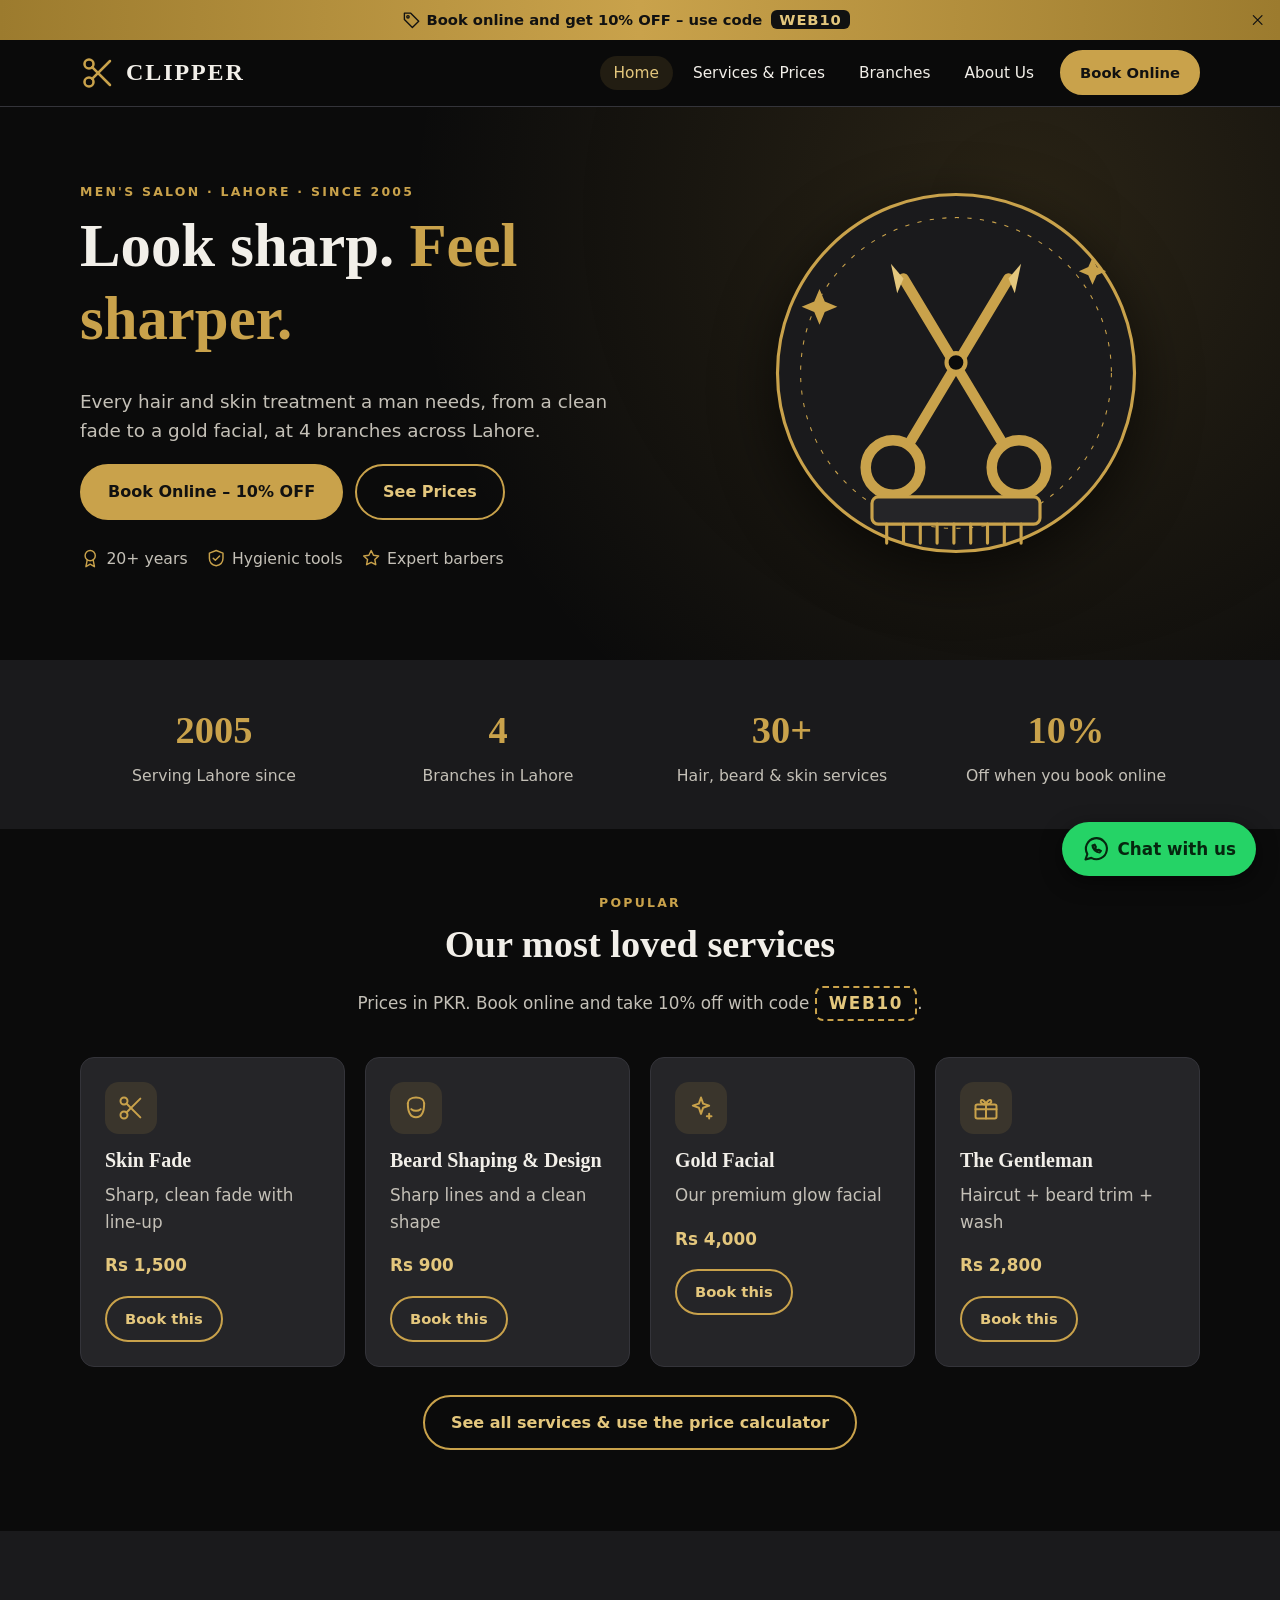
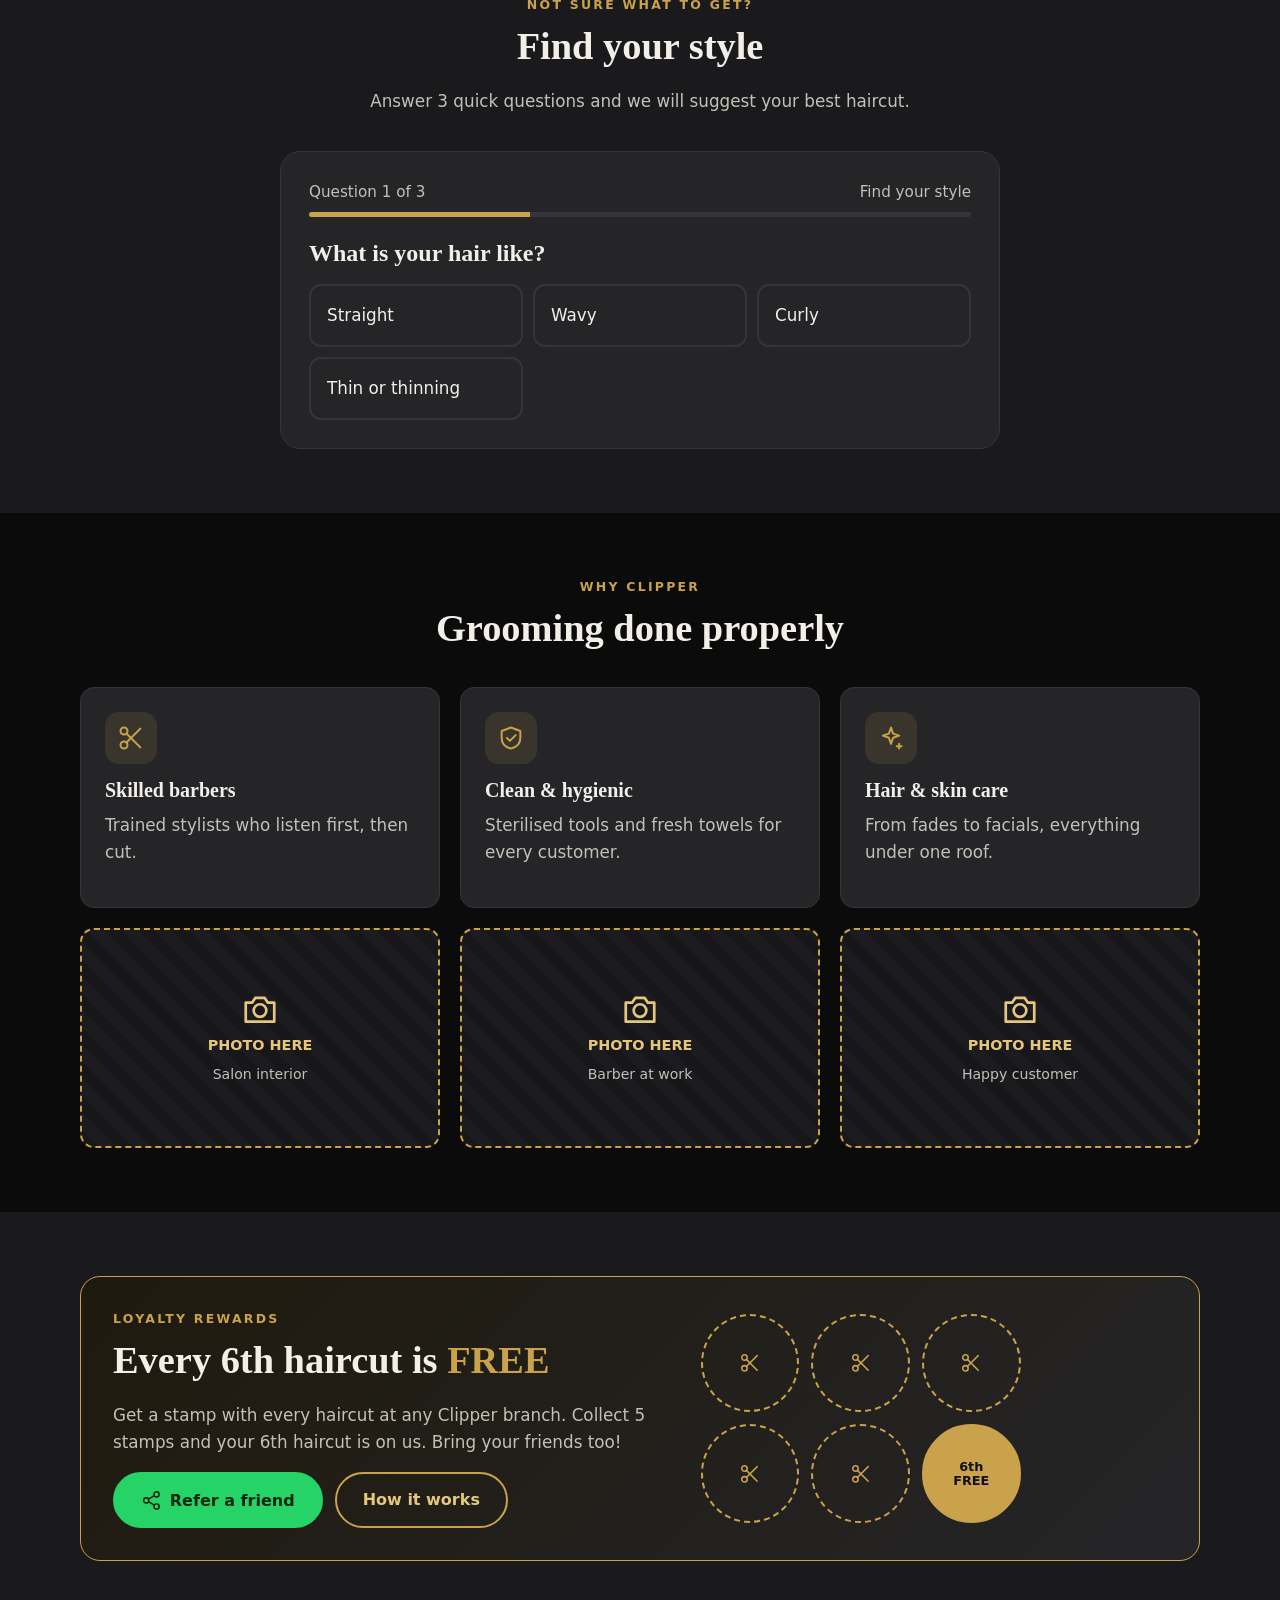
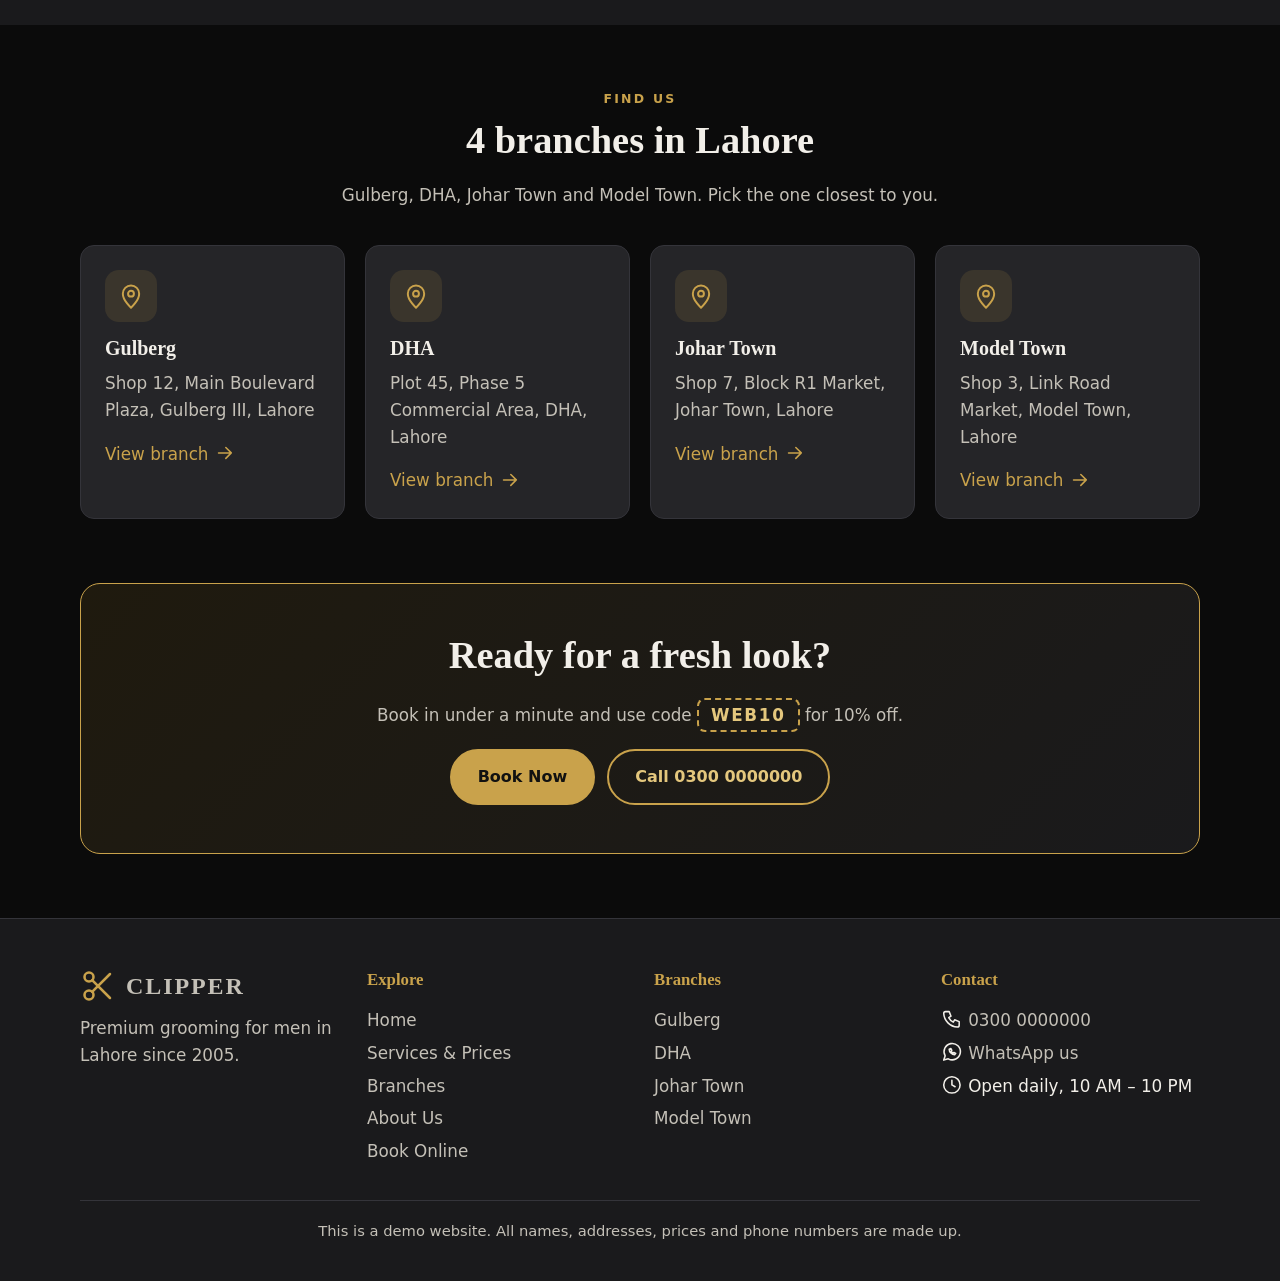
<file: index.html>
<!DOCTYPE html>
<html lang="en">
<head>
  <meta charset="UTF-8">
  <meta name="viewport" content="width=device-width, initial-scale=1">
  <title>Clipper – Men's Salon in Lahore</title>
  <meta name="description" content="Clipper men's salon, Lahore. Haircuts, beard and skin care since 2005. 4 branches. Book online and get 10% off.">
  <link rel="stylesheet" href="css/style.css">
</head>
<body data-page="home">
  <div id="site-header"></div>

  <main>
    <!-- HERO -->
    <section class="hero">
      <div class="container hero-grid">
        <div class="reveal">
          <span class="eyebrow">Men's Salon · Lahore · Since 2005</span>
          <h1>Look sharp. <span class="gold">Feel sharper.</span></h1>
          <p class="lead">Every hair and skin treatment a man needs, from a clean fade to a gold facial, at 4 branches across Lahore.</p>
          <div class="btn-row">
            <a class="btn" href="book.html">Book Online – 10% OFF</a>
            <a class="btn ghost" href="services.html">See Prices</a>
          </div>
          <div class="trust">
            <span data-icon="award"> 20+ years</span>
            <span data-icon="shield"> Hygienic tools</span>
            <span data-icon="star"> Expert barbers</span>
          </div>
        </div>
        <div class="hero-art reveal d2">
          <!-- PHOTO SPOT (optional): replace this drawing with a real photo, e.g. <img src="images/hero.jpg" alt="Barber at work"> -->
          <svg viewBox="0 0 400 400" role="img" aria-label="Gold scissors and comb illustration">
            <circle cx="200" cy="200" r="170" fill="#1a1a1c" stroke="#c9a24b" stroke-width="3"/>
            <circle cx="200" cy="200" r="148" fill="none" stroke="#c9a24b" stroke-width="1" stroke-dasharray="4 8"/>
            <g stroke="#c9a24b" stroke-width="10" stroke-linecap="round" fill="none">
              <circle cx="140" cy="290" r="26"/>
              <circle cx="260" cy="290" r="26"/>
              <path d="M155 268 L250 110 M245 268 L150 110"/>
            </g>
            <g fill="#e4c77d"><path d="M250 110 L262 96 L256 124z"/><path d="M150 110 L138 96 L144 124z"/></g>
            <circle cx="200" cy="190" r="9" fill="#0b0b0b" stroke="#c9a24b" stroke-width="4"/>
            <rect x="120" y="318" width="160" height="26" rx="6" fill="#252528" stroke="#c9a24b" stroke-width="3"/>
            <g stroke="#c9a24b" stroke-width="3" stroke-linecap="round"><path d="M134 344v18M150 344v18M166 344v18M182 344v18M198 344v18M214 344v18M230 344v18M246 344v18M262 344v18"/></g>
            <g fill="#c9a24b"><path d="M70 120l5 12 12 5-12 5-5 12-5-12-12-5 12-5z"/><path d="M330 90l4 9 9 4-9 4-4 9-4-9-9-4 9-4z"/></g>
          </svg>
        </div>
      </div>
    </section>

    <!-- STATS -->
    <section class="section alt" style="padding:40px 0">
      <div class="container stats">
        <div class="stat reveal"><b>2005</b><span>Serving Lahore since</span></div>
        <div class="stat reveal d1"><b data-count="4">0</b><span>Branches in Lahore</span></div>
        <div class="stat reveal d2"><b data-count="30" data-suffix="+">0</b><span>Hair, beard &amp; skin services</span></div>
        <div class="stat reveal d3"><b data-count="10" data-suffix="%">0</b><span>Off when you book online</span></div>
      </div>
    </section>

    <!-- POPULAR SERVICES -->
    <section class="section">
      <div class="container">
        <div class="section-head reveal"><span class="eyebrow">Popular</span><h2>Our most loved services</h2>
          <p>Prices in PKR. Book online and take 10% off with code <span class="code-chip">WEB10</span>.</p></div>
        <div class="grid cols-4" id="popular"></div>
        <p style="text-align:center;margin-top:28px" class="reveal"><a class="btn ghost" href="services.html">See all services &amp; use the price calculator</a></p>
      </div>
    </section>

    <!-- QUIZ -->
    <section class="section alt">
      <div class="container">
        <div class="section-head reveal"><span class="eyebrow">Not sure what to get?</span><h2>Find your style</h2>
          <p>Answer 3 quick questions and we will suggest your best haircut.</p></div>
        <div class="quiz reveal" id="quiz" aria-live="polite"></div>
      </div>
    </section>

    <!-- WHY US + PHOTO SPOTS -->
    <section class="section">
      <div class="container">
        <div class="section-head reveal"><span class="eyebrow">Why Clipper</span><h2>Grooming done properly</h2></div>
        <div class="grid cols-3">
          <div class="card reveal"><div class="big-icon" data-icon="scissors"></div><h3>Skilled barbers</h3><p class="muted">Trained stylists who listen first, then cut.</p></div>
          <div class="card reveal d1"><div class="big-icon" data-icon="shield"></div><h3>Clean &amp; hygienic</h3><p class="muted">Sterilised tools and fresh towels for every customer.</p></div>
          <div class="card reveal d2"><div class="big-icon" data-icon="sparkle"></div><h3>Hair &amp; skin care</h3><p class="muted">From fades to facials, everything under one roof.</p></div>
        </div>
        <div class="grid cols-3" style="margin-top:20px">
          <!-- PHOTO SPOT: replace each box below with <img src="images/your-photo.jpg" alt="description"> -->
          <div class="photo-slot reveal" data-icon="camera"><strong>PHOTO HERE</strong><small>Salon interior</small></div>
          <div class="photo-slot reveal d1" data-icon="camera"><strong>PHOTO HERE</strong><small>Barber at work</small></div>
          <div class="photo-slot reveal d2" data-icon="camera"><strong>PHOTO HERE</strong><small>Happy customer</small></div>
        </div>
      </div>
    </section>

    <!-- LOYALTY -->
    <section class="section alt">
      <div class="container">
        <div class="loyalty reveal">
          <div>
            <span class="eyebrow">Loyalty rewards</span>
            <h2>Every 6th haircut is <span class="gold">FREE</span></h2>
            <p class="muted">Get a stamp with every haircut at any Clipper branch. Collect 5 stamps and your 6th haircut is on us. Bring your friends too!</p>
            <div class="btn-row">
              <button type="button" class="btn green" data-refer data-icon="share"> Refer a friend</button>
              <a class="btn ghost" href="about.html#loyalty">How it works</a>
            </div>
          </div>
          <div class="stamps" aria-label="Loyalty card: 5 stamps then a free haircut">
            <div class="stamp" data-icon="scissors"></div><div class="stamp" data-icon="scissors"></div><div class="stamp" data-icon="scissors"></div>
            <div class="stamp" data-icon="scissors"></div><div class="stamp" data-icon="scissors"></div><div class="stamp free">6th<br>FREE</div>
          </div>
        </div>
      </div>
    </section>

    <!-- BRANCHES -->
    <section class="section">
      <div class="container">
        <div class="section-head reveal"><span class="eyebrow">Find us</span><h2>4 branches in Lahore</h2><p>Gulberg, DHA, Johar Town and Model Town. Pick the one closest to you.</p></div>
        <div class="grid cols-4" id="branchTeaser"></div>
      </div>
    </section>

    <!-- FINAL CALL TO ACTION -->
    <section class="section" style="padding-top:0">
      <div class="container">
        <div class="cta reveal">
          <h2>Ready for a fresh look?</h2>
          <p class="muted">Book in under a minute and use code <span class="code-chip">WEB10</span> for 10% off.</p>
          <div class="btn-row"><a class="btn" href="book.html">Book Now</a><a class="btn ghost" href="tel:+923000000000">Call 0300 0000000</a></div>
        </div>
      </div>
    </section>
  </main>

  <div id="site-footer"></div>
  <script src="js/data.js"></script>
  <script src="js/services.js"></script>
  <script src="js/quiz.js"></script>
  <script src="js/branches.js"></script>
  <script src="js/main.js"></script>
</body>
</html>
</file>
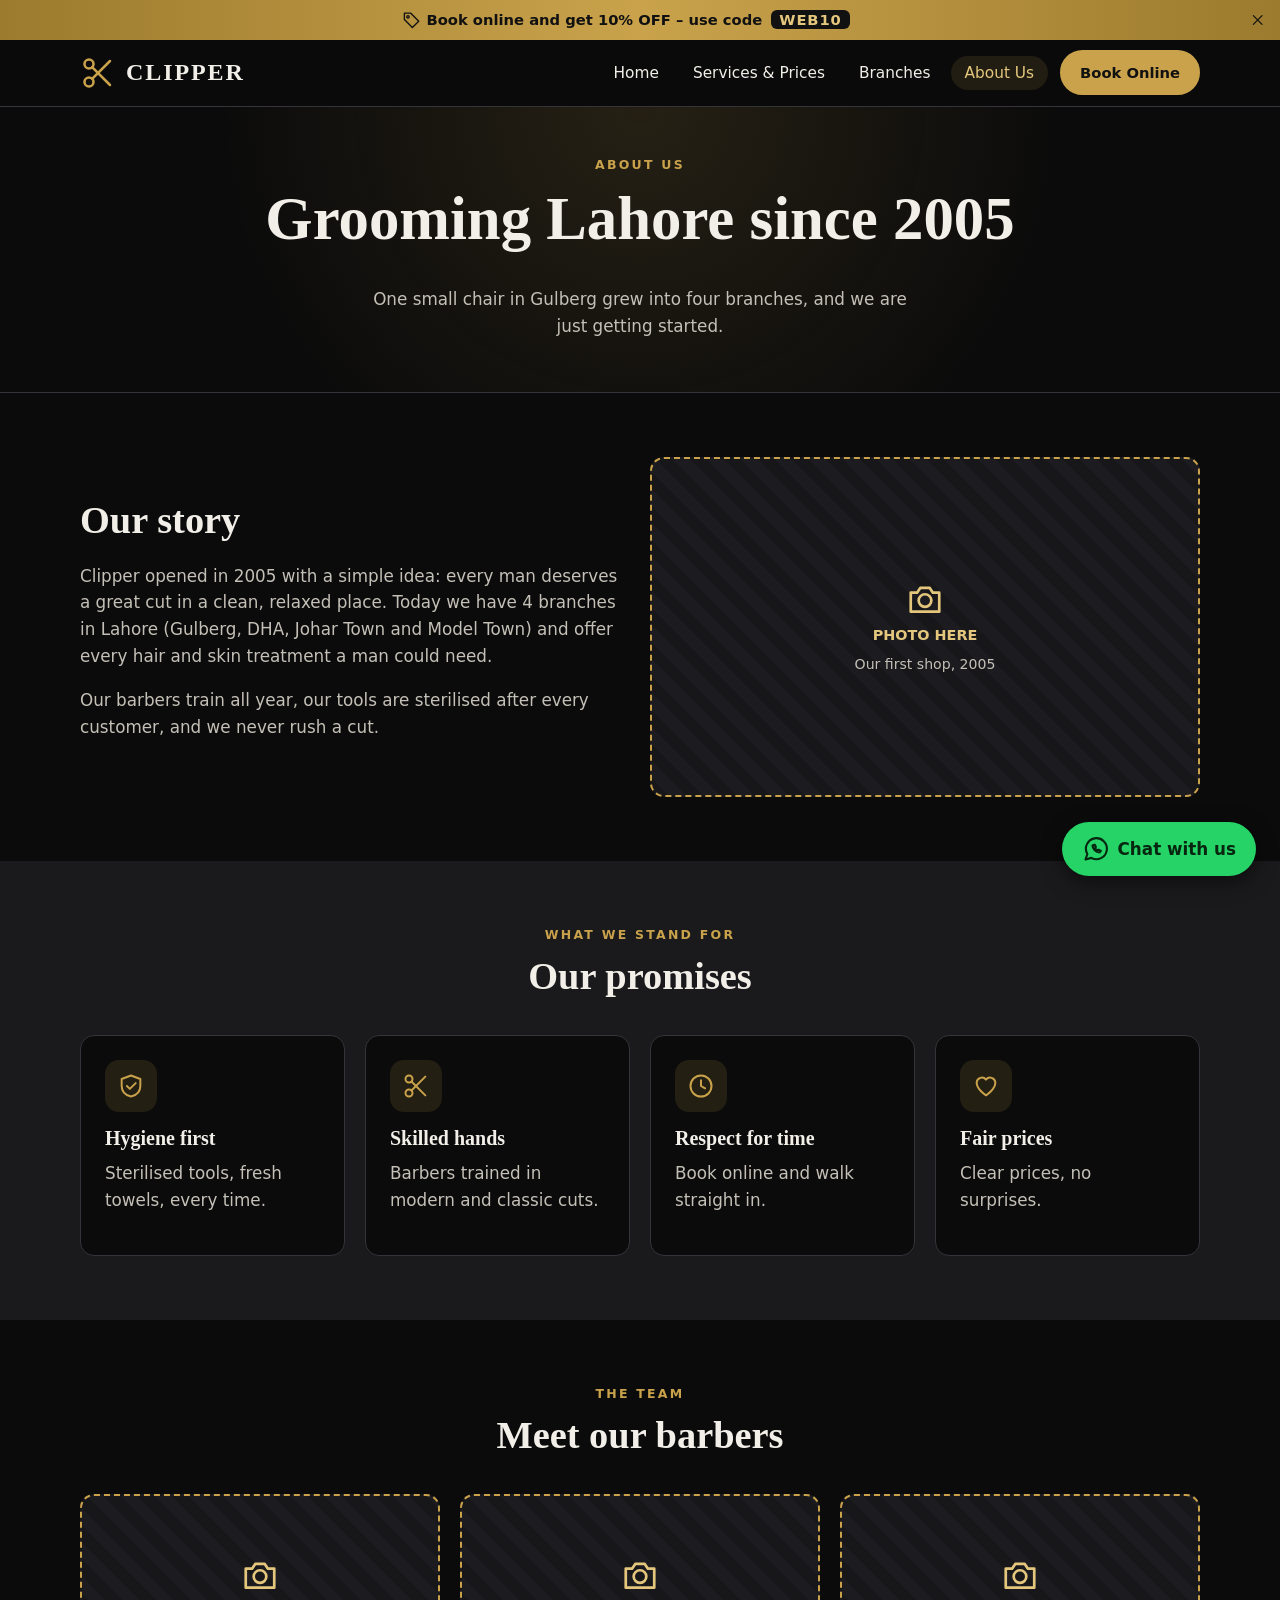
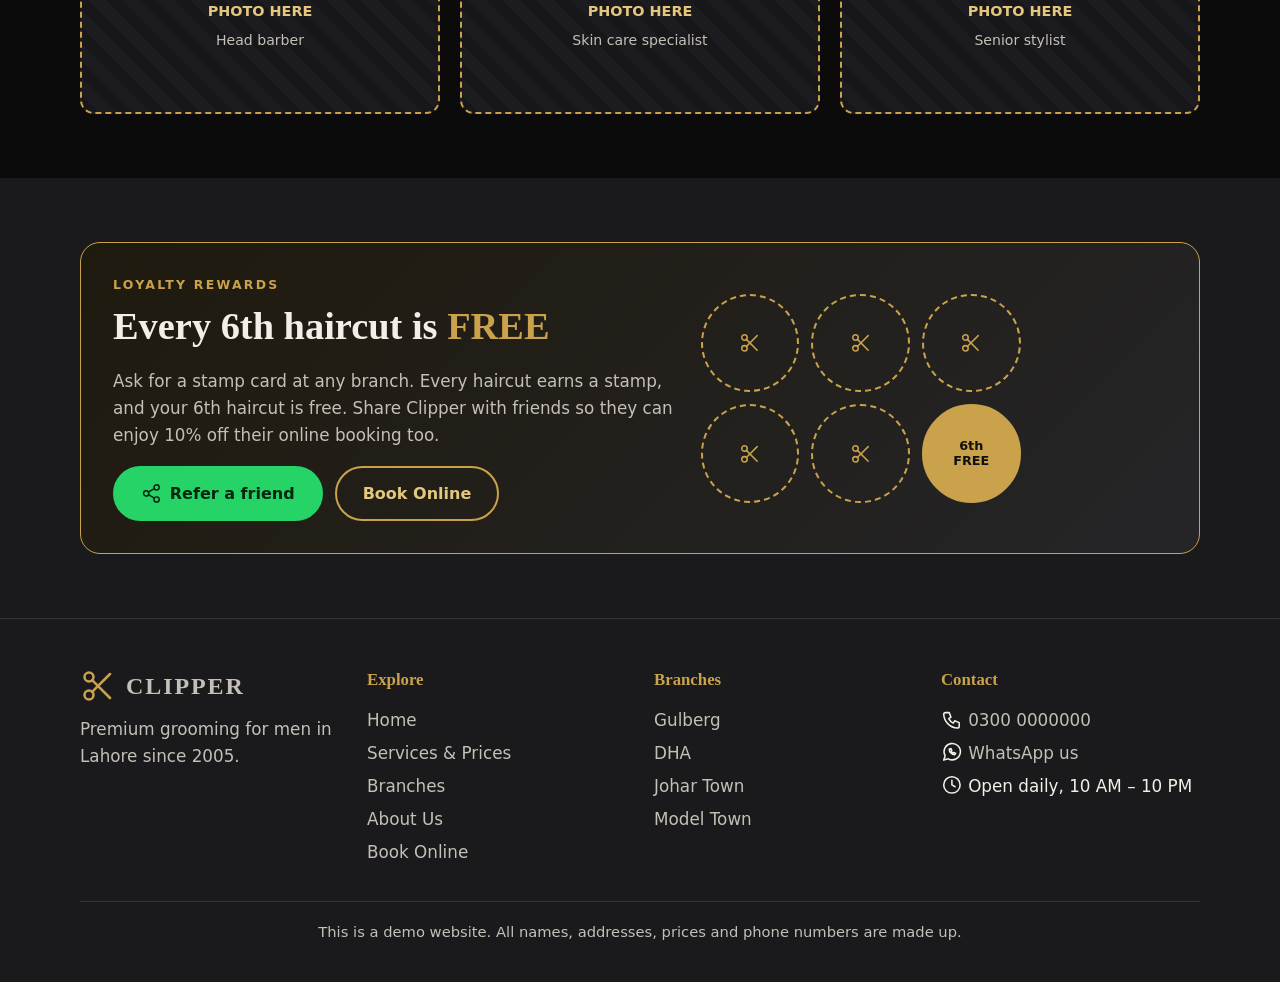
<file: about.html>
<!DOCTYPE html>
<html lang="en">
<head>
  <meta charset="UTF-8">
  <meta name="viewport" content="width=device-width, initial-scale=1">
  <title>About Us – Clipper Men's Salon Lahore</title>
  <meta name="description" content="Clipper has been grooming Lahore's men since 2005. Meet the team and learn about our loyalty rewards.">
  <link rel="stylesheet" href="css/style.css">
</head>
<body data-page="about">
  <div id="site-header"></div>

  <main>
    <section class="page-hero">
      <div class="container reveal">
        <span class="eyebrow">About Us</span>
        <h1>Grooming Lahore since 2005</h1>
        <p>One small chair in Gulberg grew into four branches, and we are just getting started.</p>
      </div>
    </section>

    <section class="section">
      <div class="container grid cols-2" style="align-items:center">
        <div class="reveal">
          <h2>Our story</h2>
          <p class="muted">Clipper opened in 2005 with a simple idea: every man deserves a great cut in a clean, relaxed place. Today we have 4 branches in Lahore (Gulberg, DHA, Johar Town and Model Town) and offer every hair and skin treatment a man could need.</p>
          <p class="muted">Our barbers train all year, our tools are sterilised after every customer, and we never rush a cut.</p>
        </div>
        <!-- PHOTO SPOT: replace with <img src="images/story.jpg" alt="The first Clipper shop"> -->
        <div class="photo-slot tall reveal d1" data-icon="camera"><strong>PHOTO HERE</strong><small>Our first shop, 2005</small></div>
      </div>
    </section>

    <section class="section alt">
      <div class="container">
        <div class="section-head reveal"><span class="eyebrow">What we stand for</span><h2>Our promises</h2></div>
        <div class="grid cols-4">
          <div class="card reveal"><div class="big-icon" data-icon="shield"></div><h3>Hygiene first</h3><p class="muted">Sterilised tools, fresh towels, every time.</p></div>
          <div class="card reveal d1"><div class="big-icon" data-icon="scissors"></div><h3>Skilled hands</h3><p class="muted">Barbers trained in modern and classic cuts.</p></div>
          <div class="card reveal d2"><div class="big-icon" data-icon="clock"></div><h3>Respect for time</h3><p class="muted">Book online and walk straight in.</p></div>
          <div class="card reveal d3"><div class="big-icon" data-icon="heart"></div><h3>Fair prices</h3><p class="muted">Clear prices, no surprises.</p></div>
        </div>
      </div>
    </section>

    <section class="section">
      <div class="container">
        <div class="section-head reveal"><span class="eyebrow">The team</span><h2>Meet our barbers</h2></div>
        <div class="grid cols-3">
          <!-- PHOTO SPOTS: replace with real team photos and names -->
          <div class="photo-slot reveal" data-icon="camera"><strong>PHOTO HERE</strong><small>Head barber</small></div>
          <div class="photo-slot reveal d1" data-icon="camera"><strong>PHOTO HERE</strong><small>Skin care specialist</small></div>
          <div class="photo-slot reveal d2" data-icon="camera"><strong>PHOTO HERE</strong><small>Senior stylist</small></div>
        </div>
      </div>
    </section>

    <section class="section alt" id="loyalty">
      <div class="container">
        <div class="loyalty reveal">
          <div>
            <span class="eyebrow">Loyalty rewards</span>
            <h2>Every 6th haircut is <span class="gold">FREE</span></h2>
            <p class="muted">Ask for a stamp card at any branch. Every haircut earns a stamp, and your 6th haircut is free. Share Clipper with friends so they can enjoy 10% off their online booking too.</p>
            <div class="btn-row">
              <button type="button" class="btn green" data-refer data-icon="share"> Refer a friend</button>
              <a class="btn ghost" href="book.html">Book Online</a>
            </div>
          </div>
          <div class="stamps" aria-label="Loyalty card: 5 stamps then a free haircut">
            <div class="stamp" data-icon="scissors"></div><div class="stamp" data-icon="scissors"></div><div class="stamp" data-icon="scissors"></div>
            <div class="stamp" data-icon="scissors"></div><div class="stamp" data-icon="scissors"></div><div class="stamp free">6th<br>FREE</div>
          </div>
        </div>
      </div>
    </section>
  </main>

  <div id="site-footer"></div>
  <script src="js/data.js"></script>
  <script src="js/main.js"></script>
</body>
</html>
</file>
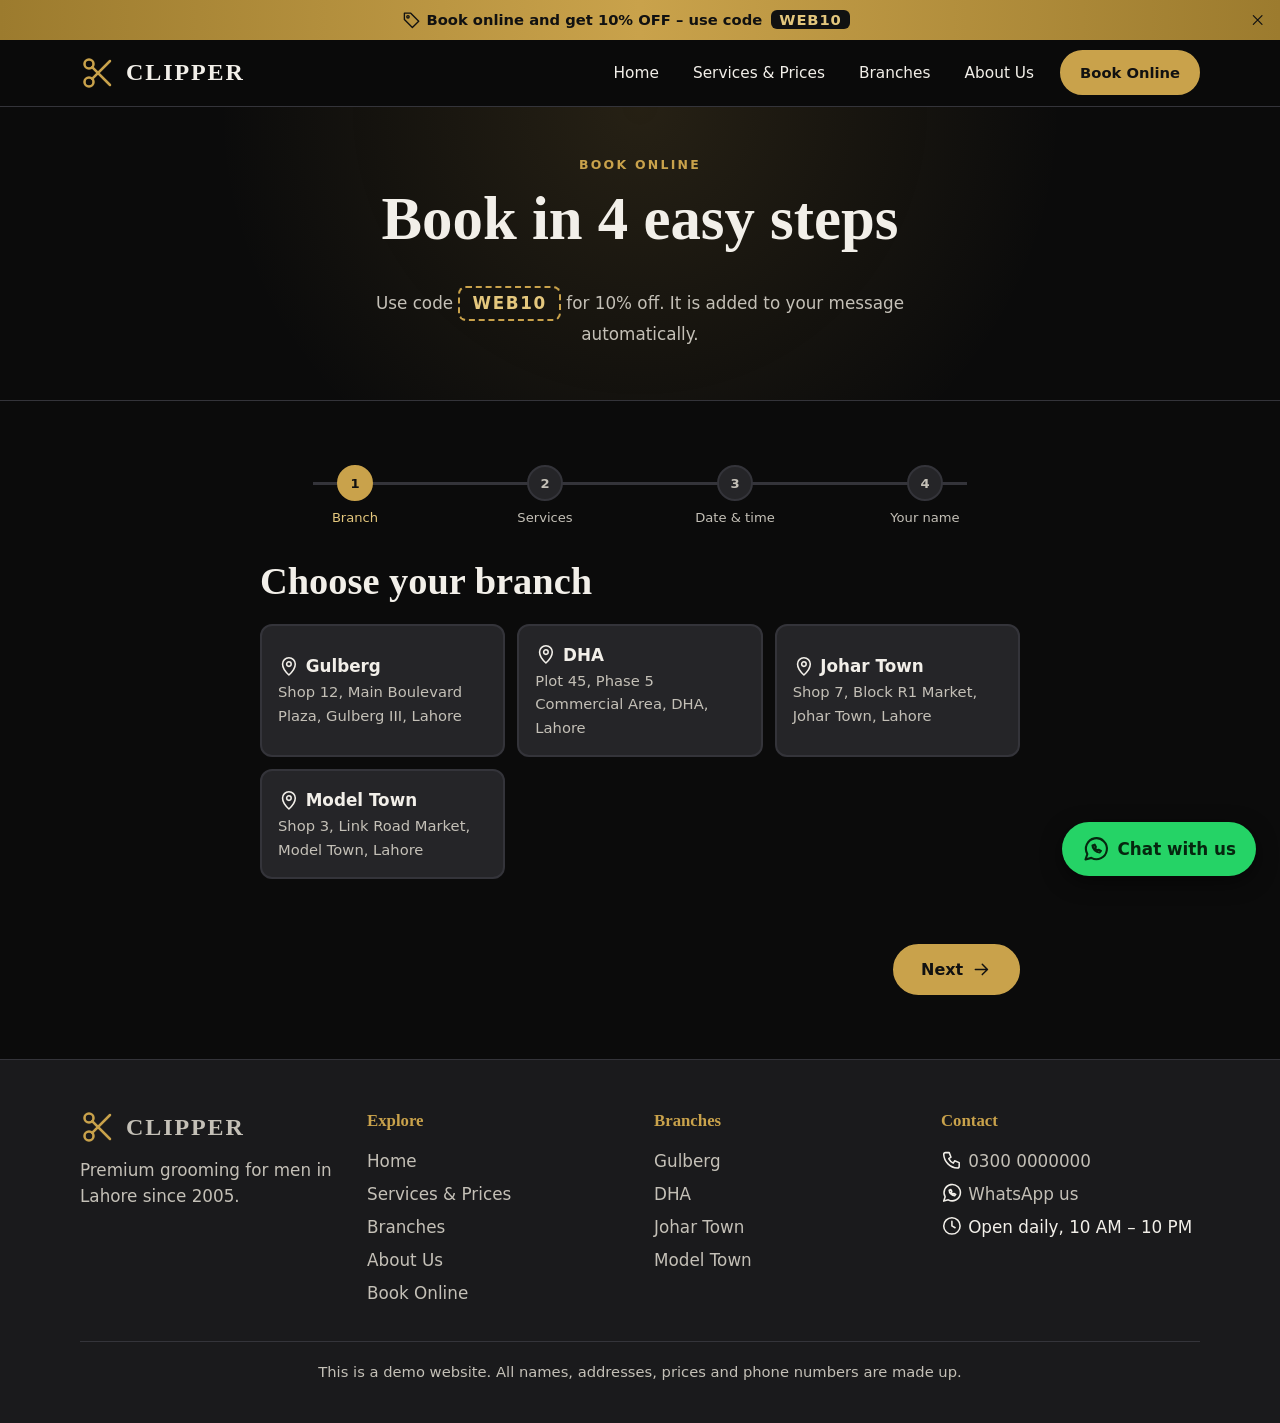
<file: book.html>
<!DOCTYPE html>
<html lang="en">
<head>
  <meta charset="UTF-8">
  <meta name="viewport" content="width=device-width, initial-scale=1">
  <title>Book Online – Clipper Men's Salon Lahore</title>
  <meta name="description" content="Book your Clipper appointment in 4 easy steps and get 10% off with code WEB10.">
  <link rel="stylesheet" href="css/style.css">
</head>
<body data-page="book">
  <div id="site-header"></div>

  <main>
    <section class="page-hero">
      <div class="container reveal">
        <span class="eyebrow">Book Online</span>
        <h1>Book in 4 easy steps</h1>
        <p>Use code <span class="code-chip">WEB10</span> for 10% off. It is added to your message automatically.</p>
      </div>
    </section>

    <section class="section">
      <div class="container">
        <div class="booking" id="booking">
          <div class="progress" aria-label="Progress">
            <div class="progress-fill" id="progressFill"></div>
            <div class="dot"><i>1</i>Branch</div>
            <div class="dot"><i>2</i>Services</div>
            <div class="dot"><i>3</i>Date &amp; time</div>
            <div class="dot"><i>4</i>Your name</div>
          </div>

          <div class="step">
            <h2>Choose your branch</h2>
            <div class="choice-grid" id="branchChoices"></div>
          </div>

          <div class="step">
            <h2>Choose your services</h2>
            <div id="serviceChoices"></div>
            <div class="mini-total" id="miniTotal"></div>
          </div>

          <div class="step">
            <h2>Pick a date and time</h2>
            <label class="field" for="bookDate">Date</label>
            <input type="date" id="bookDate">
            <label class="field">Time</label>
            <div class="slots" id="slots"></div>
          </div>

          <div class="step">
            <h2>Almost done!</h2>
            <label class="field" for="bookName">Your name</label>
            <input type="text" id="bookName" autocomplete="name" placeholder="e.g. Ahmed Khan">
          </div>

          <div id="summaryBox" hidden>
            <div class="summary" id="summary"></div>
            <p class="muted" style="font-size:.9rem;margin-top:10px">Tap the button below. WhatsApp opens with your booking message ready; just press Send. Our team will confirm your slot.</p>
          </div>

          <div class="error" id="bookError" role="alert"></div>
          <div class="step-nav">
            <button type="button" class="btn ghost" id="backBtn">Back</button>
            <button type="button" class="btn" id="nextBtn">Next</button>
          </div>
          <p id="doneNote" hidden class="muted" style="text-align:center;margin-top:18px">WhatsApp did not open? <a id="waFallback" href="#" target="_blank" rel="noopener">Tap here to send your booking</a>.</p>
        </div>
      </div>
    </section>
  </main>

  <div id="site-footer"></div>
  <script src="js/data.js"></script>
  <script src="js/booking.js"></script>
  <script src="js/main.js"></script>
</body>
</html>
</file>
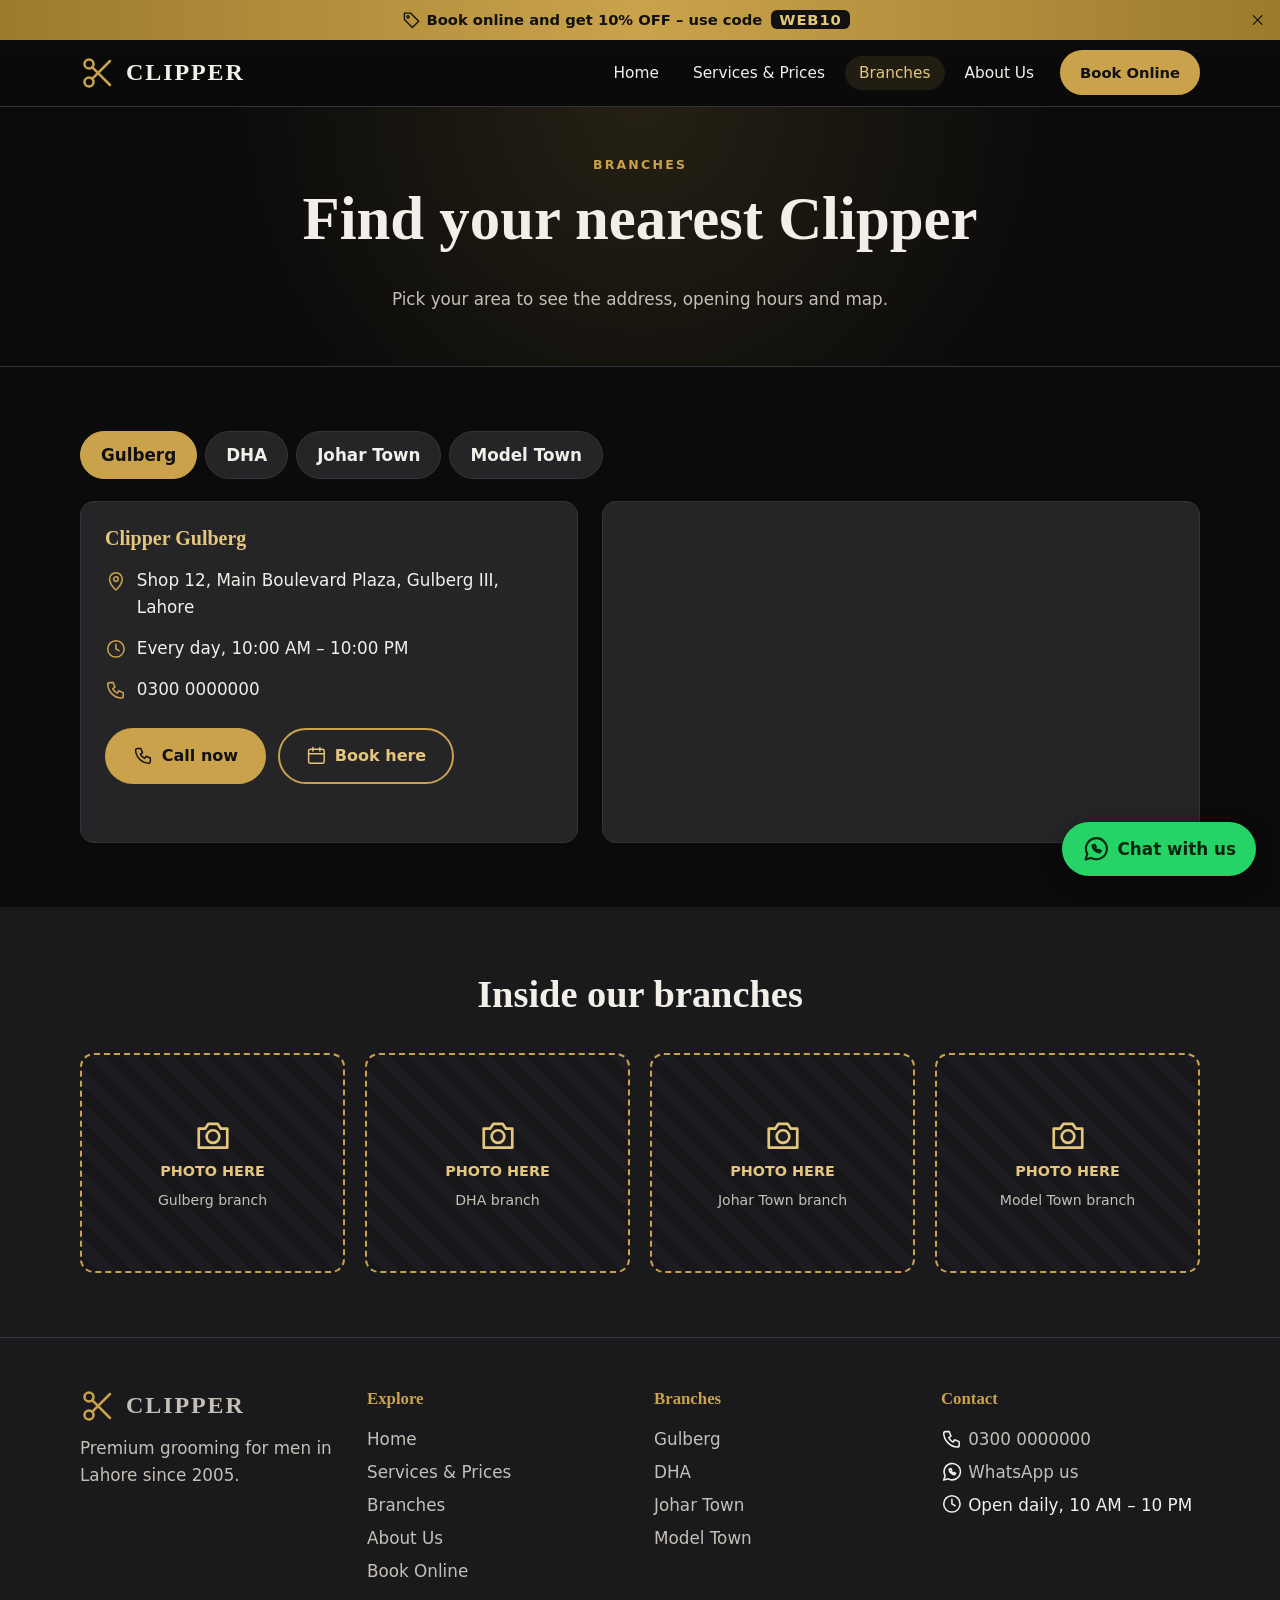
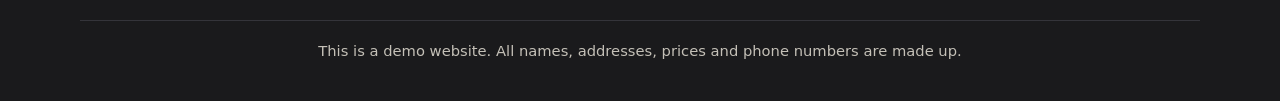
<file: branches.html>
<!DOCTYPE html>
<html lang="en">
<head>
  <meta charset="UTF-8">
  <meta name="viewport" content="width=device-width, initial-scale=1">
  <title>Branches – Clipper Men's Salon Lahore</title>
  <meta name="description" content="Find a Clipper branch in Gulberg, DHA, Johar Town or Model Town, Lahore.">
  <link rel="stylesheet" href="css/style.css">
</head>
<body data-page="branches">
  <div id="site-header"></div>

  <main>
    <section class="page-hero">
      <div class="container reveal">
        <span class="eyebrow">Branches</span>
        <h1>Find your nearest Clipper</h1>
        <p>Pick your area to see the address, opening hours and map.</p>
      </div>
    </section>

    <section class="section">
      <div class="container">
        <div class="area-buttons tabs" id="areaButtons" aria-label="Choose an area"></div>
        <div class="finder">
          <div class="card branch-card" id="branchCard" aria-live="polite"></div>
          <div class="map-box" id="mapBox"></div>
        </div>
      </div>
    </section>

    <section class="section alt">
      <div class="container">
        <div class="section-head reveal"><h2>Inside our branches</h2></div>
        <div class="grid cols-4">
          <!-- PHOTO SPOTS: replace each box with a real photo of that branch -->
          <div class="photo-slot reveal" data-icon="camera"><strong>PHOTO HERE</strong><small>Gulberg branch</small></div>
          <div class="photo-slot reveal d1" data-icon="camera"><strong>PHOTO HERE</strong><small>DHA branch</small></div>
          <div class="photo-slot reveal d2" data-icon="camera"><strong>PHOTO HERE</strong><small>Johar Town branch</small></div>
          <div class="photo-slot reveal d3" data-icon="camera"><strong>PHOTO HERE</strong><small>Model Town branch</small></div>
        </div>
      </div>
    </section>
  </main>

  <div id="site-footer"></div>
  <script src="js/data.js"></script>
  <script src="js/branches.js"></script>
  <script src="js/main.js"></script>
</body>
</html>
</file>
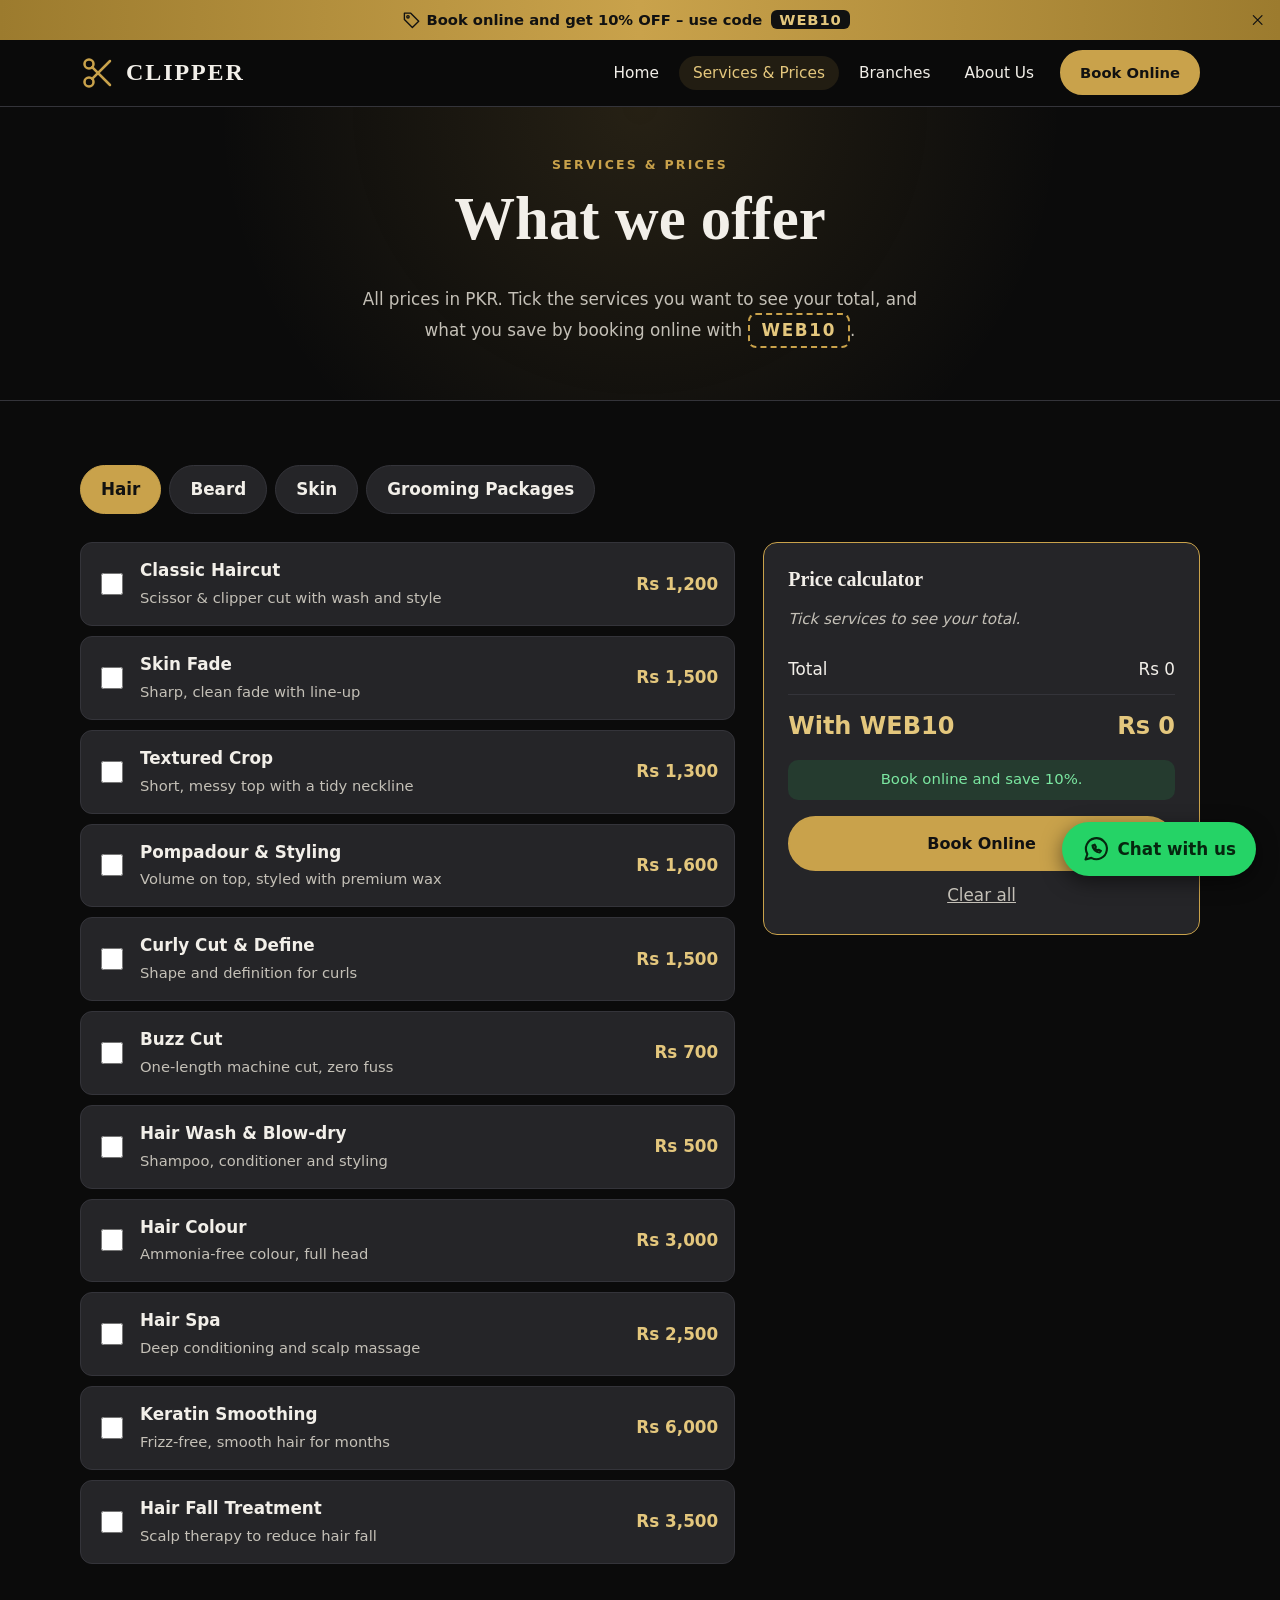
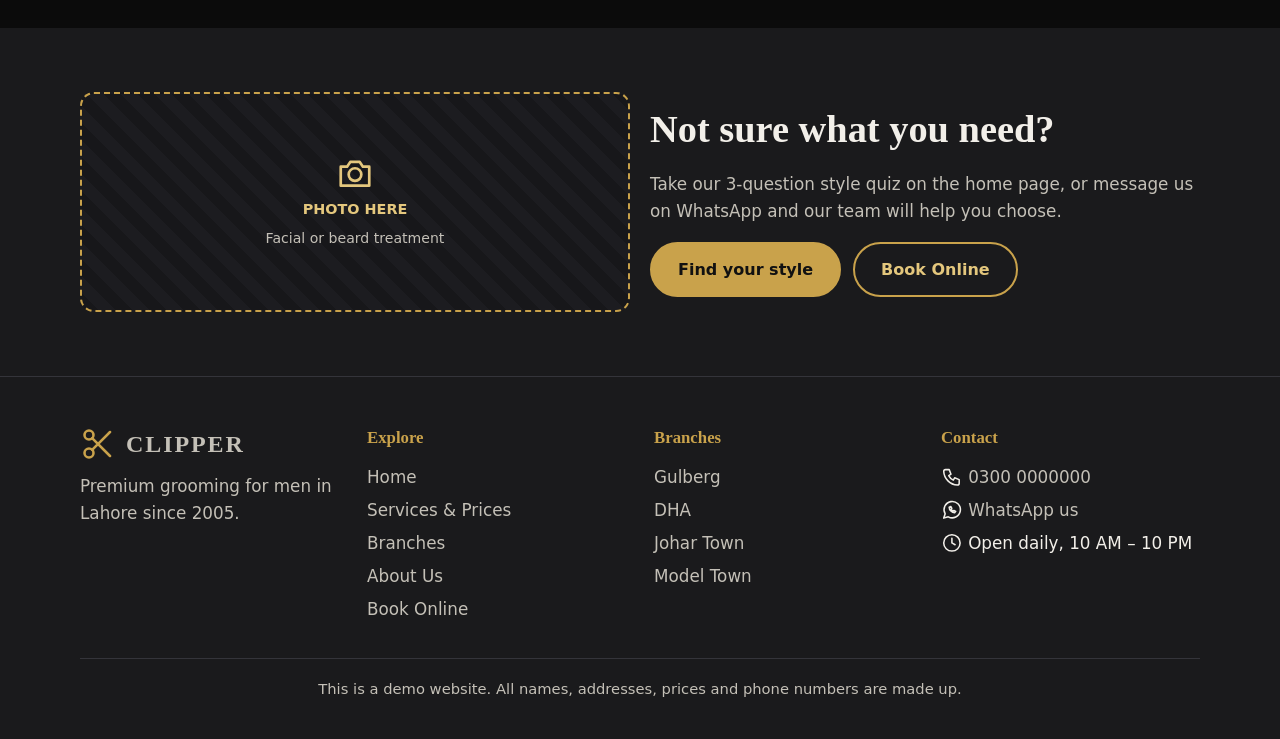
<file: services.html>
<!DOCTYPE html>
<html lang="en">
<head>
  <meta charset="UTF-8">
  <meta name="viewport" content="width=device-width, initial-scale=1">
  <title>Services &amp; Prices – Clipper Men's Salon Lahore</title>
  <meta name="description" content="Hair, beard, skin and grooming package prices in PKR at Clipper, Lahore. Use the price calculator.">
  <link rel="stylesheet" href="css/style.css">
</head>
<body data-page="services">
  <div id="site-header"></div>

  <main>
    <section class="page-hero">
      <div class="container reveal">
        <span class="eyebrow">Services &amp; Prices</span>
        <h1>What we offer</h1>
        <p>All prices in PKR. Tick the services you want to see your total, and what you save by booking online with <span class="code-chip">WEB10</span>.</p>
      </div>
    </section>

    <section class="section">
      <div class="container">
        <div class="tabs" id="tabs" role="tablist" aria-label="Service categories"></div>
        <div class="services-layout">
          <div class="service-list" id="serviceList" role="tabpanel"></div>

          <aside class="calc reveal" aria-live="polite">
            <h3>Price calculator</h3>
            <ul id="calcItems"></ul>
            <div class="line"><span>Total</span><span id="calcTotal">Rs 0</span></div>
            <div class="line total"><span>With WEB10</span><span id="calcAfter">Rs 0</span></div>
            <div class="save" id="calcSave"></div>
            <a class="btn" id="calcBook" href="book.html">Book Online</a>
            <button type="button" class="link-btn" id="calcClear">Clear all</button>
          </aside>
        </div>
      </div>
    </section>

    <section class="section alt">
      <div class="container grid cols-2">
        <!-- PHOTO SPOT: replace with <img src="images/services.jpg" alt="..."> -->
        <div class="photo-slot reveal" data-icon="camera"><strong>PHOTO HERE</strong><small>Facial or beard treatment</small></div>
        <div class="reveal d1" style="align-self:center">
          <h2>Not sure what you need?</h2>
          <p class="muted">Take our 3-question style quiz on the home page, or message us on WhatsApp and our team will help you choose.</p>
          <div class="btn-row"><a class="btn" href="index.html#quiz">Find your style</a><a class="btn ghost" href="book.html">Book Online</a></div>
        </div>
      </div>
    </section>
  </main>

  <div id="site-footer"></div>
  <script src="js/data.js"></script>
  <script src="js/services.js"></script>
  <script src="js/main.js"></script>
</body>
</html>
</file>
<file: css/style.css>
/* ==========================================================
   CLIPPER – styles
   Colours live in :root so you can change the whole look here.
   ========================================================== */
:root {
  --black: #0b0b0b;
  --charcoal: #1a1a1c;
  --charcoal-2: #252528;
  --line: #34343a;
  --gold: #c9a24b;
  --gold-light: #e4c77d;
  --text: #f2efe9;
  --muted: #c4c0b7;
  --green: #25d366;
  --danger: #e5675b;
  --radius: 14px;
  --shadow: 0 10px 30px rgba(0, 0, 0, .45);
}

*, *::before, *::after { box-sizing: border-box; }
html { scroll-behavior: smooth; }
body {
  margin: 0;
  font-family: "Segoe UI", system-ui, -apple-system, Roboto, Arial, sans-serif;
  font-size: 1.05rem;
  line-height: 1.6;
  background: var(--black);
  color: var(--text);
  overflow-x: hidden;
}
img, svg { max-width: 100%; }
a { color: var(--gold-light); }
h1, h2, h3 { font-family: Georgia, "Times New Roman", serif; line-height: 1.2; margin: 0 0 .5em; }
h1 { font-size: clamp(2.1rem, 7vw, 3.8rem); }
h2 { font-size: clamp(1.7rem, 4.5vw, 2.4rem); }
h3 { font-size: 1.25rem; }
p { margin: 0 0 1em; }
.container { width: min(1120px, 100% - 32px); margin-inline: auto; }
.section { padding: 64px 0; }
.section.alt { background: var(--charcoal); }
.section-head { text-align: center; max-width: 640px; margin: 0 auto 36px; }
.section-head p { color: var(--muted); }
.eyebrow { color: var(--gold); text-transform: uppercase; letter-spacing: .18em; font-size: .78rem; font-weight: 700; display: block; margin-bottom: 8px; }
.gold { color: var(--gold); }
.muted { color: var(--muted); }
.icon { width: 1.3em; height: 1.3em; vertical-align: -.25em; fill: none; stroke: currentColor; stroke-width: 1.7; stroke-linecap: round; stroke-linejoin: round; }
.sr-only { position: absolute; width: 1px; height: 1px; overflow: hidden; clip: rect(0 0 0 0); }
:focus-visible { outline: 3px solid var(--gold-light); outline-offset: 2px; }

/* ---------- Buttons ---------- */
.btn {
  display: inline-flex; align-items: center; justify-content: center; gap: 8px;
  padding: 13px 26px; border-radius: 999px; border: 2px solid var(--gold);
  background: var(--gold); color: #111; font-weight: 700; font-size: 1rem;
  text-decoration: none; cursor: pointer; font-family: inherit;
  transition: transform .2s, background .2s, color .2s, box-shadow .2s;
}
.btn:hover { transform: translateY(-2px); box-shadow: 0 8px 20px rgba(201, 162, 75, .3); background: var(--gold-light); }
.btn.ghost { background: transparent; color: var(--gold-light); }
.btn.ghost:hover { background: rgba(201, 162, 75, .12); }
.btn.green { background: var(--green); border-color: var(--green); color: #06260f; }
.btn.small { padding: 9px 18px; font-size: .92rem; }
.btn[disabled] { opacity: .45; cursor: not-allowed; transform: none; box-shadow: none; }
.btn-row { display: flex; flex-wrap: wrap; gap: 12px; }

/* ---------- Offer banner ---------- */
.offer-banner {
  background: linear-gradient(90deg, #9c7b2e, var(--gold), #9c7b2e);
  color: #111; text-align: center; padding: 8px 44px 8px 16px;
  font-weight: 600; font-size: .92rem; position: relative;
}
.offer-banner button {
  position: absolute; right: 8px; top: 50%; transform: translateY(-50%);
  background: transparent; border: 0; color: #111; cursor: pointer; padding: 6px; border-radius: 50%;
}
.offer-banner button:hover { background: rgba(0, 0, 0, .15); }
.offer-banner b { background: #111; color: var(--gold-light); padding: 1px 8px; border-radius: 6px; margin-left: 4px; letter-spacing: .06em; }

/* ---------- Header ---------- */
.site-header { position: sticky; top: 0; z-index: 50; background: rgba(11, 11, 11, .92); backdrop-filter: blur(10px); border-bottom: 1px solid var(--line); }
.nav { display: flex; align-items: center; justify-content: space-between; height: 66px; }
.logo { display: flex; align-items: center; gap: 10px; text-decoration: none; color: var(--text); font-family: Georgia, serif; font-size: 1.5rem; font-weight: 700; letter-spacing: .08em; }
.logo .icon { color: var(--gold); width: 1.5em; height: 1.5em; }
.nav-links { display: flex; align-items: center; gap: 6px; list-style: none; margin: 0; padding: 0; }
.nav-links a { color: var(--text); text-decoration: none; padding: 8px 14px; border-radius: 999px; font-size: .96rem; }
.nav-links a:hover { color: var(--gold-light); }
.nav-links a.active { color: var(--gold-light); background: rgba(201, 162, 75, .12); }
.nav-links .btn { color: #111; margin-left: 6px; }
.menu-btn { display: none; background: none; border: 1px solid var(--line); color: var(--text); border-radius: 10px; padding: 8px; cursor: pointer; }

@media (max-width: 860px) {
  .menu-btn { display: block; }
  .nav-links {
    position: absolute; left: 0; right: 0; top: 66px; flex-direction: column; align-items: stretch;
    background: var(--charcoal); padding: 12px 16px 20px; border-bottom: 1px solid var(--line);
    display: none;
  }
  .nav-links.open { display: flex; }
  .nav-links a { padding: 12px 14px; }
  .nav-links .btn { margin: 8px 0 0; }
}

/* ---------- Hero ---------- */
.hero { position: relative; padding: 56px 0 70px; background: radial-gradient(circle at 80% 20%, rgba(201, 162, 75, .16), transparent 55%), var(--black); overflow: hidden; }
.hero-grid { display: grid; gap: 36px; align-items: center; }
@media (min-width: 860px) { .hero-grid { grid-template-columns: 1.1fr .9fr; } }
.hero p.lead { font-size: 1.15rem; color: var(--muted); max-width: 540px; }
.hero-art { max-width: 420px; margin-inline: auto; width: 100%; }
.hero-art svg { width: 100%; height: auto; filter: drop-shadow(0 18px 30px rgba(0, 0, 0, .6)); animation: float 6s ease-in-out infinite; }
@keyframes float { 50% { transform: translateY(-10px); } }
.trust { display: flex; flex-wrap: wrap; gap: 18px; margin-top: 26px; color: var(--muted); font-size: .98rem; }
.trust span { display: inline-flex; align-items: center; gap: 6px; }
.trust .icon { color: var(--gold); }
.page-hero { padding: 48px 0 36px; text-align: center; background: radial-gradient(circle at 50% 0, rgba(201, 162, 75, .14), transparent 60%), var(--black); border-bottom: 1px solid var(--line); }
.page-hero p { color: var(--muted); max-width: 560px; margin-inline: auto; }

/* ---------- Cards / grids ---------- */
.grid { display: grid; gap: 20px; }
.grid.cols-2 { grid-template-columns: repeat(auto-fit, minmax(280px, 1fr)); }
.grid.cols-3 { grid-template-columns: repeat(auto-fit, minmax(240px, 1fr)); }
.grid.cols-4 { grid-template-columns: repeat(auto-fit, minmax(220px, 1fr)); }
.card { background: var(--charcoal-2); border: 1px solid var(--line); border-radius: var(--radius); padding: 24px; transition: transform .25s, border-color .25s; }
.section.alt .card { background: var(--black); }
.card:hover { transform: translateY(-4px); border-color: var(--gold); }
.card .big-icon { width: 52px; height: 52px; border-radius: 14px; background: rgba(201, 162, 75, .13); color: var(--gold); display: grid; place-items: center; margin-bottom: 14px; }
.card .big-icon .icon { width: 28px; height: 28px; }
.price-tag { color: var(--gold-light); font-weight: 700; }
.stats { display: grid; grid-template-columns: repeat(auto-fit, minmax(150px, 1fr)); gap: 16px; text-align: center; }
.stat b { display: block; font-family: Georgia, serif; font-size: 2.4rem; color: var(--gold); }
.stat span { color: var(--muted); font-size: .98rem; }

/* ---------- Photo placeholders ---------- */
.photo-slot {
  min-height: 220px; border: 2px dashed var(--gold); border-radius: var(--radius);
  background: repeating-linear-gradient(45deg, #17171a, #17171a 12px, #1c1c20 12px, #1c1c20 24px);
  display: flex; flex-direction: column; align-items: center; justify-content: center; gap: 6px;
  color: var(--gold-light); text-align: center; padding: 16px; font-size: .9rem;
}
.photo-slot .icon { width: 38px; height: 38px; }
.photo-slot small { color: var(--muted); font-size: .88rem; }
.photo-slot.tall { min-height: 340px; }

/* ---------- Tabs ---------- */
.tabs { display: flex; gap: 8px; overflow-x: auto; padding-bottom: 6px; margin-bottom: 22px; scrollbar-width: thin; }
.tab { flex: 0 0 auto; background: var(--charcoal-2); color: var(--text); border: 1px solid var(--line); padding: 10px 20px; border-radius: 999px; cursor: pointer; font: inherit; font-weight: 600; }
.tab:hover { border-color: var(--gold); }
.tab[aria-selected="true"] { background: var(--gold); color: #111; border-color: var(--gold); }
@media (max-width: 600px) { .tabs { flex-wrap: wrap; overflow-x: visible; } }
.services-layout { display: grid; gap: 28px; align-items: start; }
@media (min-width: 900px) { .services-layout { grid-template-columns: 1.5fr 1fr; } }
.service-list { display: grid; gap: 10px; }
.service-row {
  display: flex; align-items: center; gap: 14px; background: var(--charcoal-2); border: 1px solid var(--line);
  border-radius: 12px; padding: 14px 16px; cursor: pointer; transition: border-color .2s, background .2s;
}
.service-row:hover { border-color: var(--gold); }
.service-row.checked { border-color: var(--gold); background: rgba(201, 162, 75, .1); }
.service-row input { width: 22px; height: 22px; accent-color: var(--gold); flex: 0 0 auto; }
.service-row .info { flex: 1; min-width: 0; }
.service-row .info strong { display: block; }
.service-row .info small { color: var(--muted); font-size: .92rem; }
.service-row .price { color: var(--gold-light); font-weight: 700; white-space: nowrap; }
.calc { background: var(--charcoal-2); border: 1px solid var(--gold); border-radius: var(--radius); padding: 24px; }
@media (min-width: 900px) { .calc { position: sticky; top: 90px; } }
.calc ul { list-style: none; margin: 0 0 14px; padding: 0; max-height: 220px; overflow-y: auto; }
.calc li { display: flex; justify-content: space-between; gap: 10px; padding: 6px 0; border-bottom: 1px dashed var(--line); font-size: .95rem; }
.calc .empty { color: var(--muted); font-style: italic; border: 0; }
.calc .line { display: flex; justify-content: space-between; padding: 4px 0; }
.calc .line.total { font-size: 1.5rem; font-weight: 700; color: var(--gold-light); border-top: 1px solid var(--line); margin-top: 8px; padding-top: 12px; }
.calc .save { background: rgba(37, 211, 102, .12); color: #7be7a1; border-radius: 10px; padding: 8px 12px; margin: 10px 0 16px; font-size: .93rem; text-align: center; }
.calc .btn { width: 100%; }
.link-btn { background: none; border: 0; color: var(--muted); text-decoration: underline; cursor: pointer; font: inherit; margin-top: 10px; width: 100%; }

/* ---------- Booking stepper ---------- */
.booking { max-width: 760px; margin-inline: auto; }
.progress { display: flex; justify-content: space-between; position: relative; margin-bottom: 30px; }
.progress::before { content: ""; position: absolute; left: 7%; right: 7%; top: 17px; height: 3px; background: var(--line); }
.progress-fill { position: absolute; left: 7%; top: 17px; height: 3px; background: var(--gold); transition: width .4s; width: 0; }
.dot { position: relative; z-index: 1; text-align: center; flex: 1; font-size: .82rem; color: var(--muted); }
.dot i { display: grid; place-items: center; width: 36px; height: 36px; margin: 0 auto 6px; border-radius: 50%; background: var(--charcoal-2); border: 2px solid var(--line); font-style: normal; font-weight: 700; transition: .3s; }
.dot.done i, .dot.current i { background: var(--gold); border-color: var(--gold); color: #111; }
.dot.current { color: var(--gold-light); }
.step { display: none; animation: fadeUp .45s both; }
.step.active { display: block; }
@keyframes fadeUp { from { opacity: 0; transform: translateY(16px); } to { opacity: 1; transform: none; } }
.choice-grid { display: grid; gap: 12px; grid-template-columns: repeat(auto-fit, minmax(220px, 1fr)); }
.choice { background: var(--charcoal-2); border: 2px solid var(--line); border-radius: 12px; padding: 16px; cursor: pointer; text-align: left; color: var(--text); font: inherit; transition: .2s; }
.choice:hover { border-color: var(--gold); }
.choice.selected { border-color: var(--gold); background: rgba(201, 162, 75, .12); }
.choice small { color: var(--muted); display: block; font-size: .92rem; }
.group-title { color: var(--gold); text-transform: uppercase; letter-spacing: .12em; font-size: .8rem; margin: 22px 0 8px; font-weight: 700; }
.slots { display: grid; grid-template-columns: repeat(auto-fill, minmax(96px, 1fr)); gap: 8px; }
.slot { padding: 10px 6px; border-radius: 10px; background: var(--charcoal-2); border: 1px solid var(--line); color: var(--text); font: inherit; cursor: pointer; }
.slot:hover:not(:disabled) { border-color: var(--gold); }
.slot.selected { background: var(--gold); color: #111; border-color: var(--gold); font-weight: 700; }
.slot:disabled { opacity: .3; cursor: not-allowed; text-decoration: line-through; }
label.field { display: block; font-weight: 600; margin: 14px 0 6px; }
input[type="text"], input[type="date"], input[type="tel"] {
  width: 100%; padding: 13px 14px; border-radius: 10px; border: 1px solid var(--line);
  background: var(--charcoal-2); color: var(--text); font: inherit; color-scheme: dark;
}
input[type="text"]:focus, input[type="date"]:focus { border-color: var(--gold); outline: none; }
.step-nav { display: flex; justify-content: space-between; gap: 12px; margin-top: 28px; }
.error { color: var(--danger); min-height: 1.5em; margin-top: 12px; font-weight: 600; }
.summary { background: var(--charcoal-2); border: 1px solid var(--gold); border-radius: var(--radius); padding: 20px; margin-top: 20px; }
.summary .line { display: flex; justify-content: space-between; gap: 12px; padding: 4px 0; }
.summary .line span:first-child { color: var(--muted); }
.summary .line span:last-child { text-align: right; }
.mini-total { position: sticky; bottom: 0; background: var(--black); border-top: 1px solid var(--line); padding: 10px 0; margin-top: 16px; display: flex; justify-content: space-between; font-weight: 700; }
.code-chip { display: inline-block; border: 2px dashed var(--gold); color: var(--gold-light); padding: 2px 12px; border-radius: 8px; font-weight: 700; letter-spacing: .1em; }

/* ---------- Quiz ---------- */
.quiz { max-width: 720px; margin-inline: auto; background: var(--charcoal-2); border: 1px solid var(--line); border-radius: 20px; padding: 28px; }
.quiz-top { display: flex; justify-content: space-between; color: var(--muted); font-size: .95rem; margin-bottom: 8px; }
.quiz-bar { height: 5px; background: var(--line); border-radius: 5px; overflow: hidden; margin-bottom: 22px; }
.quiz-bar div { height: 100%; width: 0; background: var(--gold); transition: width .4s; }
.quiz h3 { font-size: 1.5rem; }
.quiz-options { display: grid; gap: 10px; grid-template-columns: repeat(auto-fit, minmax(200px, 1fr)); margin-top: 16px; }
.quiz-result { text-align: center; animation: fadeUp .5s both; }
.quiz-result > svg { width: 180px; height: auto; margin: 0 auto 8px; display: block; }

/* ---------- Branch finder ---------- */
.finder { display: grid; gap: 24px; }
@media (min-width: 900px) { .finder { grid-template-columns: 1fr 1.2fr; } }
.area-buttons { display: flex; flex-wrap: wrap; gap: 8px; margin-bottom: 16px; }
.branch-card h3 { color: var(--gold-light); }
.branch-card ul { list-style: none; padding: 0; margin: 0 0 18px; }
.branch-card li { display: flex; gap: 10px; padding: 7px 0; }
.branch-card li .icon { color: var(--gold); flex: 0 0 auto; margin-top: 3px; }
.map-box { border-radius: var(--radius); overflow: hidden; border: 1px solid var(--line); min-height: 340px; background: var(--charcoal-2); }
.map-box iframe { width: 100%; height: 100%; min-height: 340px; border: 0; display: block; }

/* ---------- Loyalty ---------- */
.loyalty { background: linear-gradient(135deg, #1f1a0e, var(--charcoal-2)); border: 1px solid var(--gold); border-radius: 20px; padding: 32px; display: grid; gap: 28px; align-items: center; }
@media (min-width: 800px) { .loyalty { grid-template-columns: 1.2fr 1fr; } }
.stamps { display: grid; grid-template-columns: repeat(3, 1fr); gap: 12px; max-width: 320px; }
.stamp { aspect-ratio: 1; border-radius: 50%; border: 2px dashed var(--gold); display: grid; place-items: center; color: var(--gold); font-weight: 700; }
.stamp.free { background: var(--gold); color: #111; border-style: solid; font-size: .8rem; text-align: center; line-height: 1.1; animation: pulse 2s infinite; }
@keyframes pulse { 50% { box-shadow: 0 0 0 10px rgba(201, 162, 75, 0); } 0% { box-shadow: 0 0 0 0 rgba(201, 162, 75, .5); } }

/* ---------- CTA, footer ---------- */
.cta { text-align: center; background: linear-gradient(135deg, #1f1a0e, var(--charcoal)); border: 1px solid var(--gold); border-radius: 20px; padding: 48px 20px; }
.cta .btn-row { justify-content: center; }
.site-footer { background: var(--charcoal); border-top: 1px solid var(--line); padding: 48px 0 24px; margin-top: 0; }
.footer-grid { display: grid; gap: 28px; grid-template-columns: repeat(auto-fit, minmax(200px, 1fr)); }
.site-footer h4 { color: var(--gold); margin: 0 0 10px; font-family: Georgia, serif; }
.site-footer ul { list-style: none; padding: 0; margin: 0; }
.site-footer li { padding: 3px 0; }
.site-footer a { color: var(--muted); text-decoration: none; }
.site-footer a:hover { color: var(--gold-light); }
.demo-note { border-top: 1px solid var(--line); margin-top: 32px; padding-top: 18px; text-align: center; color: var(--muted); font-size: .92rem; }

/* ---------- Floating WhatsApp ---------- */
.wa-float {
  position: fixed; right: 16px; bottom: 16px; z-index: 60; display: flex; align-items: center; gap: 8px;
  background: var(--green); color: #06260f; text-decoration: none; font-weight: 700;
  width: 54px; height: 54px; border-radius: 50%; justify-content: center;
  box-shadow: 0 6px 20px rgba(0, 0, 0, .5); transition: transform .2s;
}
.wa-float:hover { transform: scale(1.08); }
.wa-float .icon { width: 28px; height: 28px; stroke-width: 1.8; }
.wa-float span { display: none; }
/* Phones: keep room for the round button so it never covers text */
@media (max-width: 699px) {
  html { scroll-padding-bottom: 86px; }
  .site-footer { padding-bottom: 86px; }
  .mini-total { padding-right: 70px; }
}
@media (min-width: 700px) {
  .wa-float { width: auto; height: auto; border-radius: 999px; padding: 13px 20px; right: 24px; bottom: 24px; }
  .wa-float span { display: inline; }
}

/* ---------- Scroll animation ---------- */
.reveal { opacity: 0; transform: translateY(26px); transition: opacity .7s ease, transform .7s ease; }
.reveal.in { opacity: 1; transform: none; }
.reveal.d1 { transition-delay: .1s; } .reveal.d2 { transition-delay: .2s; } .reveal.d3 { transition-delay: .3s; }
@media (prefers-reduced-motion: reduce) {
  html { scroll-behavior: auto; }
  .reveal { opacity: 1; transform: none; transition: none; }
  .hero-art svg, .stamp.free { animation: none; }
}
</file>
